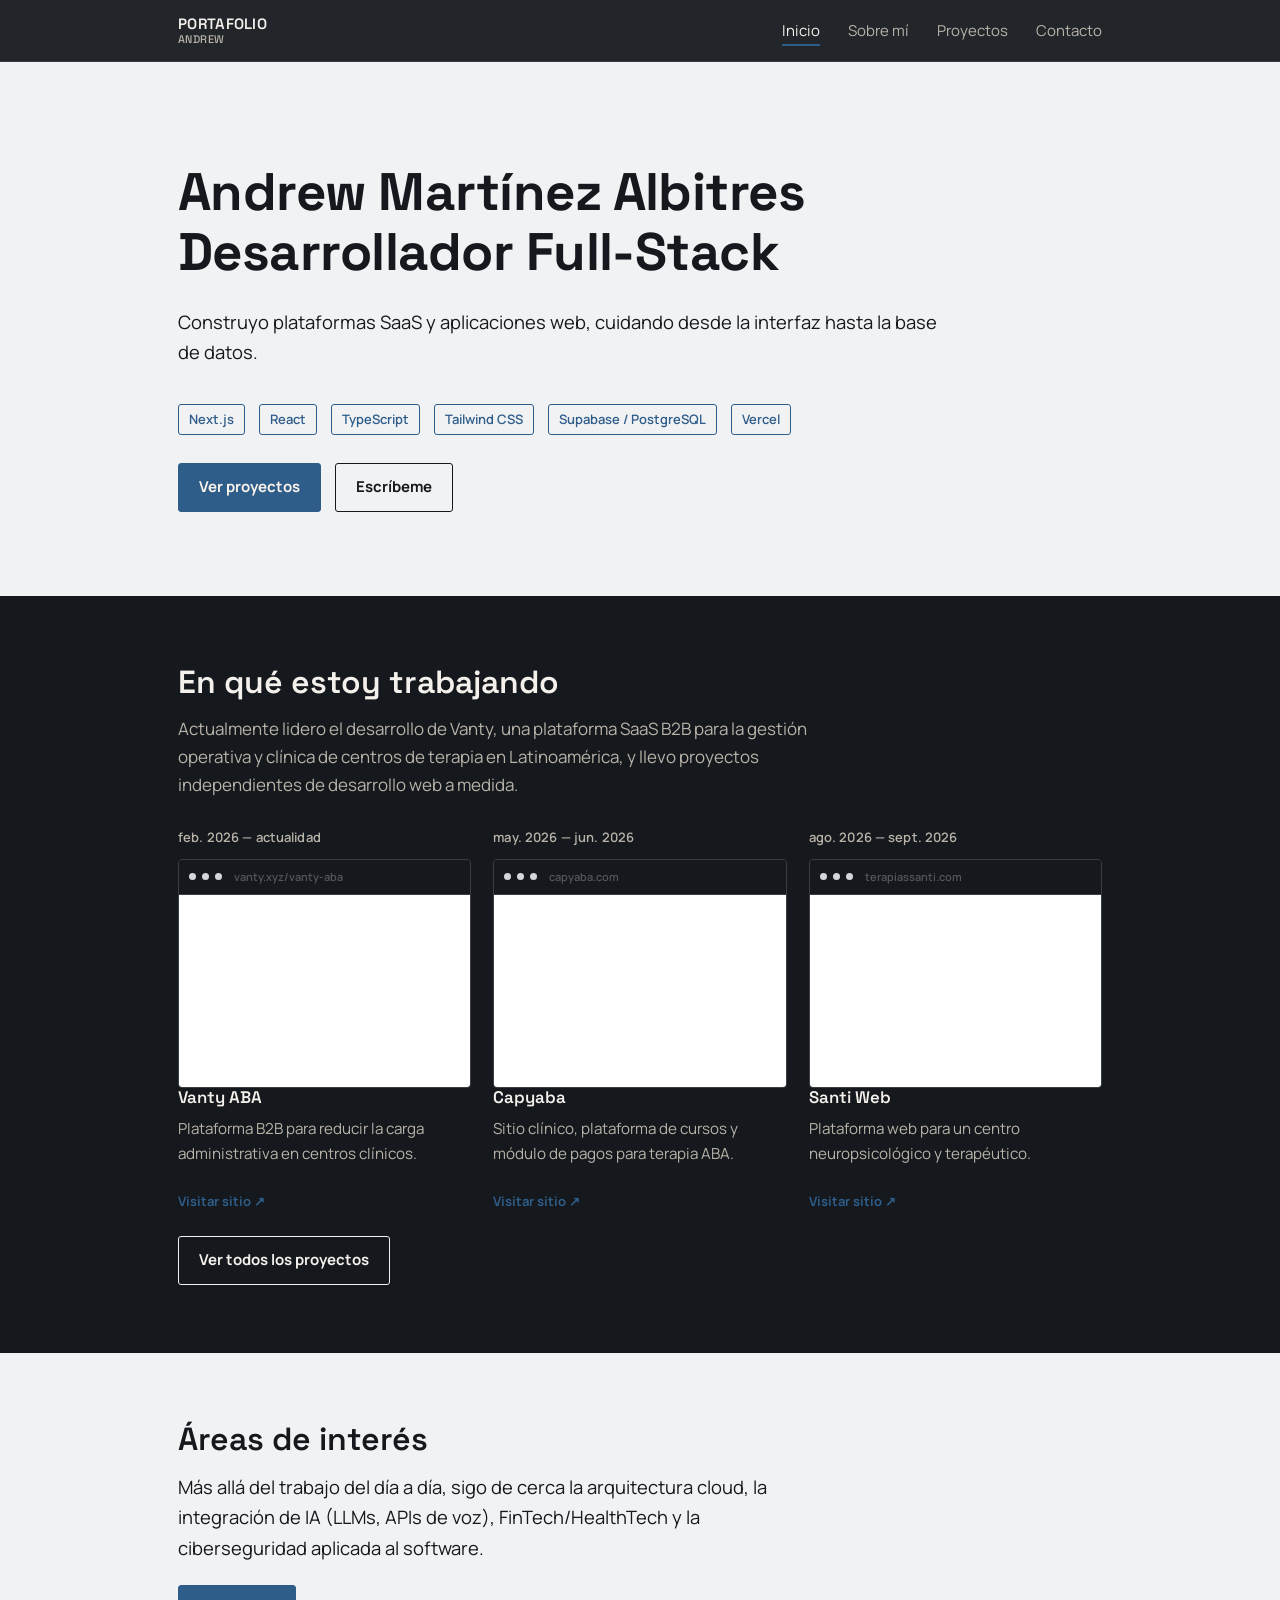
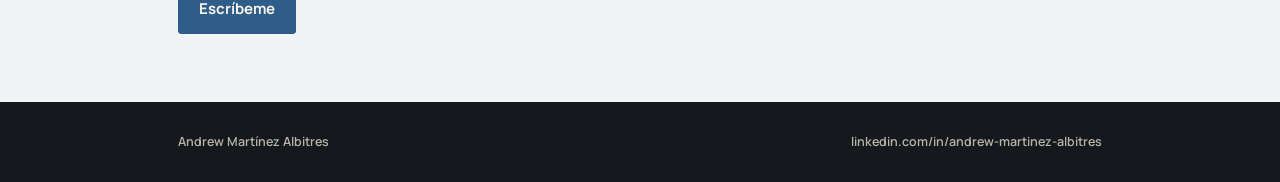
<file: index.html>
<!DOCTYPE html>
<html lang="es">
<head>
<meta charset="UTF-8">
<meta name="viewport" content="width=device-width, initial-scale=1.0">
<title>Andrew Martínez Albitres — Full-Stack Software Engineer</title>
<meta name="description" content="Portafolio de Andrew Martínez Albitres, Full-Stack Software Engineer especializado en plataformas SaaS, arquitectura de datos e integración de IA.">
<link rel="icon" type="image/png" sizes="512x512" href="img/favicon-512.png">
<link rel="icon" type="image/png" sizes="192x192" href="img/favicon-192.png">
<link rel="icon" type="image/png" sizes="32x32" href="img/favicon-32.png">
<link rel="apple-touch-icon" href="img/favicon-192.png">
<link rel="stylesheet" href="css/style.css">
</head>
<body>

<header class="site-header">
  <div class="nav-row">
    <a class="brand" href="index.html">PORTAFOLIO<span>ANDREW</span></a>
    <nav aria-label="Navegación principal">
      <button class="nav-toggle" aria-label="Abrir menú" aria-expanded="false">
        <span></span><span></span><span></span>
      </button>
      <ul class="navlinks">
        <li><a href="index.html" aria-current="page">Inicio</a></li>
        <li><a href="sobre-mi.html">Sobre mí</a></li>
        <li><a href="proyectos.html">Proyectos</a></li>
        <li><a href="contacto.html">Contacto</a></li>
      </ul>
    </nav>
  </div>
</header>

<main>
  <section class="tone-paper">
    <div class="wrap hero hero--sin-foto">
      <div class="hero-copy">
        <h1>Andrew Martínez Albitres<br>Desarrollador Full-Stack</h1>
        <p class="lede">Construyo plataformas SaaS y aplicaciones web, cuidando desde la interfaz hasta la base de datos.</p>
        <div class="stack-strip">
          <span class="tag">Next.js</span>
          <span class="tag">React</span>
          <span class="tag">TypeScript</span>
          <span class="tag">Tailwind CSS</span>
          <span class="tag">Supabase / PostgreSQL</span>
          <span class="tag">Vercel</span>
        </div>
        <div class="btn-row">
          <a class="btn primary" href="proyectos.html">Ver proyectos</a>
          <a class="btn ghost" href="contacto.html">Escríbeme</a>
        </div>
      </div>
    </div>
  </section>

  <section class="tone-ink">
    <div class="wrap">
      <h2 class="reveal">En qué estoy trabajando</h2>
      <p>Actualmente lidero el desarrollo de Vanty, una plataforma SaaS B2B para la gestión operativa y clínica de centros de terapia en Latinoamérica, y llevo proyectos independientes de desarrollo web a medida.</p>
      <div class="preview-grid">
        <article class="preview-card reveal">
          <span class="meta">feb. 2026 — actualidad</span>
          <div class="browser-frame">
            <div class="browser-bar">
              <span class="browser-dot"></span><span class="browser-dot"></span><span class="browser-dot"></span>
              <span class="browser-url">vanty.xyz/vanty-aba</span>
            </div>
            <div class="browser-viewport">
              <iframe src="https://vanty.xyz/vanty-aba" title="Vista previa de Vanty ABA" loading="lazy"></iframe>
            </div>
          </div>
          <h3>Vanty ABA</h3>
          <p>Plataforma B2B para reducir la carga administrativa en centros clínicos.</p>
          <a class="preview-open-link" href="https://vanty.xyz/vanty-aba" target="_blank" rel="noopener">Visitar sitio ↗</a>
        </article>

        <article class="preview-card reveal">
          <span class="meta">may. 2026 — jun. 2026</span>
          <div class="browser-frame">
            <div class="browser-bar">
              <span class="browser-dot"></span><span class="browser-dot"></span><span class="browser-dot"></span>
              <span class="browser-url">capyaba.com</span>
            </div>
            <div class="browser-viewport">
              <iframe src="https://capyaba.com/" title="Vista previa de Capyaba" loading="lazy"></iframe>
            </div>
          </div>
          <h3>Capyaba</h3>
          <p>Sitio clínico, plataforma de cursos y módulo de pagos para terapia ABA.</p>
          <a class="preview-open-link" href="https://capyaba.com/" target="_blank" rel="noopener">Visitar sitio ↗</a>
        </article>

        <article class="preview-card reveal">
          <span class="meta">ago. 2026 — sept. 2026</span>
          <div class="browser-frame">
            <div class="browser-bar">
              <span class="browser-dot"></span><span class="browser-dot"></span><span class="browser-dot"></span>
              <span class="browser-url">terapiassanti.com</span>
            </div>
            <div class="browser-viewport">
              <iframe src="https://www.terapiassanti.com/" title="Vista previa de Santi Web" loading="lazy"></iframe>
            </div>
          </div>
          <h3>Santi Web</h3>
          <p>Plataforma web para un centro neuropsicológico y terapéutico.</p>
          <a class="preview-open-link" href="https://www.terapiassanti.com/" target="_blank" rel="noopener">Visitar sitio ↗</a>
        </article>
      </div>
      <div class="btn-row">
        <a class="btn ghost" href="proyectos.html">Ver todos los proyectos</a>
      </div>
    </div>
  </section>

  <section class="tone-paper">
    <div class="wrap">
      <h2 class="reveal">Áreas de interés</h2>
      <p class="lede">Más allá del trabajo del día a día, sigo de cerca la arquitectura cloud, la integración de IA (LLMs, APIs de voz), FinTech/HealthTech y la ciberseguridad aplicada al software.</p>
      <div class="btn-row">
        <a class="btn primary" href="contacto.html">Escríbeme</a>
      </div>
    </div>
  </section>
</main>

<footer class="tone-ink">
  <div class="wrap">
    <span>Andrew Martínez Albitres</span>
    <a href="https://www.linkedin.com/in/andrew-martinez-albitres/" target="_blank" rel="noopener">linkedin.com/in/andrew-martinez-albitres</a>
  </div>
</footer>

<script src="js/script.js"></script>
</body>
</html>
</file>
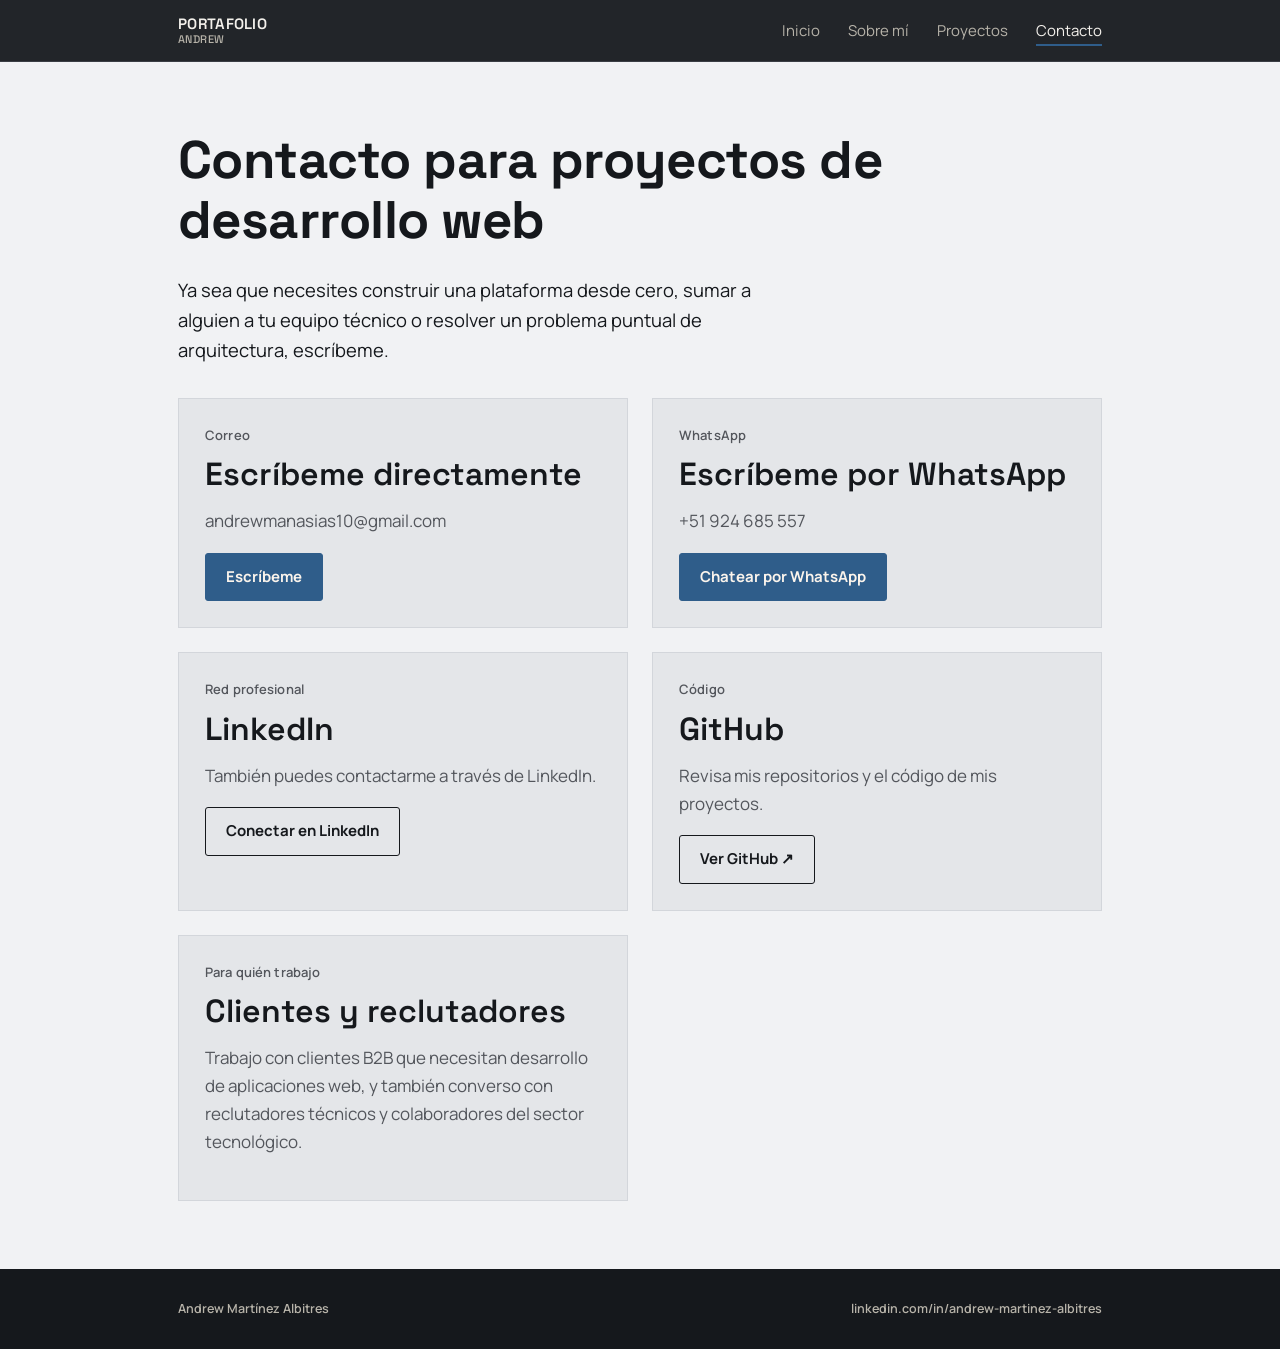
<file: contacto.html>
<!DOCTYPE html>
<html lang="es">
<head>
<meta charset="UTF-8">
<meta name="viewport" content="width=device-width, initial-scale=1.0">
<title>Contacto — Andrew Martínez Albitres</title>
<meta name="description" content="Contacta a Andrew Martínez Albitres para proyectos de desarrollo web y software a medida.">
<link rel="icon" type="image/png" sizes="512x512" href="img/favicon-512.png">
<link rel="icon" type="image/png" sizes="192x192" href="img/favicon-192.png">
<link rel="icon" type="image/png" sizes="32x32" href="img/favicon-32.png">
<link rel="apple-touch-icon" href="img/favicon-192.png">
<link rel="stylesheet" href="css/style.css">
</head>
<body>

<header class="site-header">
  <div class="nav-row">
    <a class="brand" href="index.html">PORTAFOLIO<span>ANDREW</span></a>
    <nav aria-label="Navegación principal">
      <button class="nav-toggle" aria-label="Abrir menú" aria-expanded="false">
        <span></span><span></span><span></span>
      </button>
      <ul class="navlinks">
        <li><a href="index.html">Inicio</a></li>
        <li><a href="sobre-mi.html">Sobre mí</a></li>
        <li><a href="proyectos.html">Proyectos</a></li>
        <li><a href="contacto.html" aria-current="page">Contacto</a></li>
      </ul>
    </nav>
  </div>
</header>

<main>
  <section class="tone-paper">
    <div class="wrap">
      <h1>Contacto para proyectos de desarrollo web</h1>
      <p class="lede">Ya sea que necesites construir una plataforma desde cero, sumar a alguien a tu equipo técnico o resolver un problema puntual de arquitectura, escríbeme.</p>

      <div class="contact-grid" style="margin-top:32px;">
        <div class="contact-card reveal">
          <span class="meta">Correo</span>
          <h2 class="reveal">Escríbeme directamente</h2>
          <p>andrewmanasias10@gmail.com</p>
          <div class="btn-row" style="margin-top:14px;">
            <a class="btn primary" href="mailto:andrewmanasias10@gmail.com">Escríbeme</a>
          </div>
        </div>

        <div class="contact-card reveal">
          <span class="meta">WhatsApp</span>
          <h2 class="reveal">Escríbeme por WhatsApp</h2>
          <p>+51 924 685 557</p>
          <div class="btn-row" style="margin-top:14px;">
            <a class="btn primary" href="https://wa.me/51924685557" target="_blank" rel="noopener">Chatear por WhatsApp</a>
          </div>
        </div>

        <div class="contact-card reveal">
          <span class="meta">Red profesional</span>
          <h2 class="reveal">LinkedIn</h2>
          <p>También puedes contactarme a través de LinkedIn.</p>
          <div class="btn-row" style="margin-top:14px;">
            <a class="btn ghost" href="https://www.linkedin.com/in/andrew-martinez-albitres/" target="_blank" rel="noopener">Conectar en LinkedIn</a>
          </div>
        </div>

        <div class="contact-card reveal">
          <span class="meta">Código</span>
          <h2 class="reveal">GitHub</h2>
          <p>Revisa mis repositorios y el código de mis proyectos.</p>
          <div class="btn-row" style="margin-top:14px;">
            <a class="btn ghost" href="https://github.com/andrewmanasias10-commits" target="_blank" rel="noopener">Ver GitHub ↗</a>
          </div>
        </div>

        <div class="contact-card reveal">
          <span class="meta">Para quién trabajo</span>
          <h2 class="reveal">Clientes y reclutadores</h2>
          <p>Trabajo con clientes B2B que necesitan desarrollo de aplicaciones web, y también converso con reclutadores técnicos y colaboradores del sector tecnológico.</p>
        </div>
      </div>
    </div>
  </section>
</main>

<footer class="tone-ink">
  <div class="wrap">
    <span>Andrew Martínez Albitres</span>
    <a href="https://www.linkedin.com/in/andrew-martinez-albitres/" target="_blank" rel="noopener">linkedin.com/in/andrew-martinez-albitres</a>
  </div>
</footer>

<script src="js/script.js"></script>
</body>
</html>
</file>
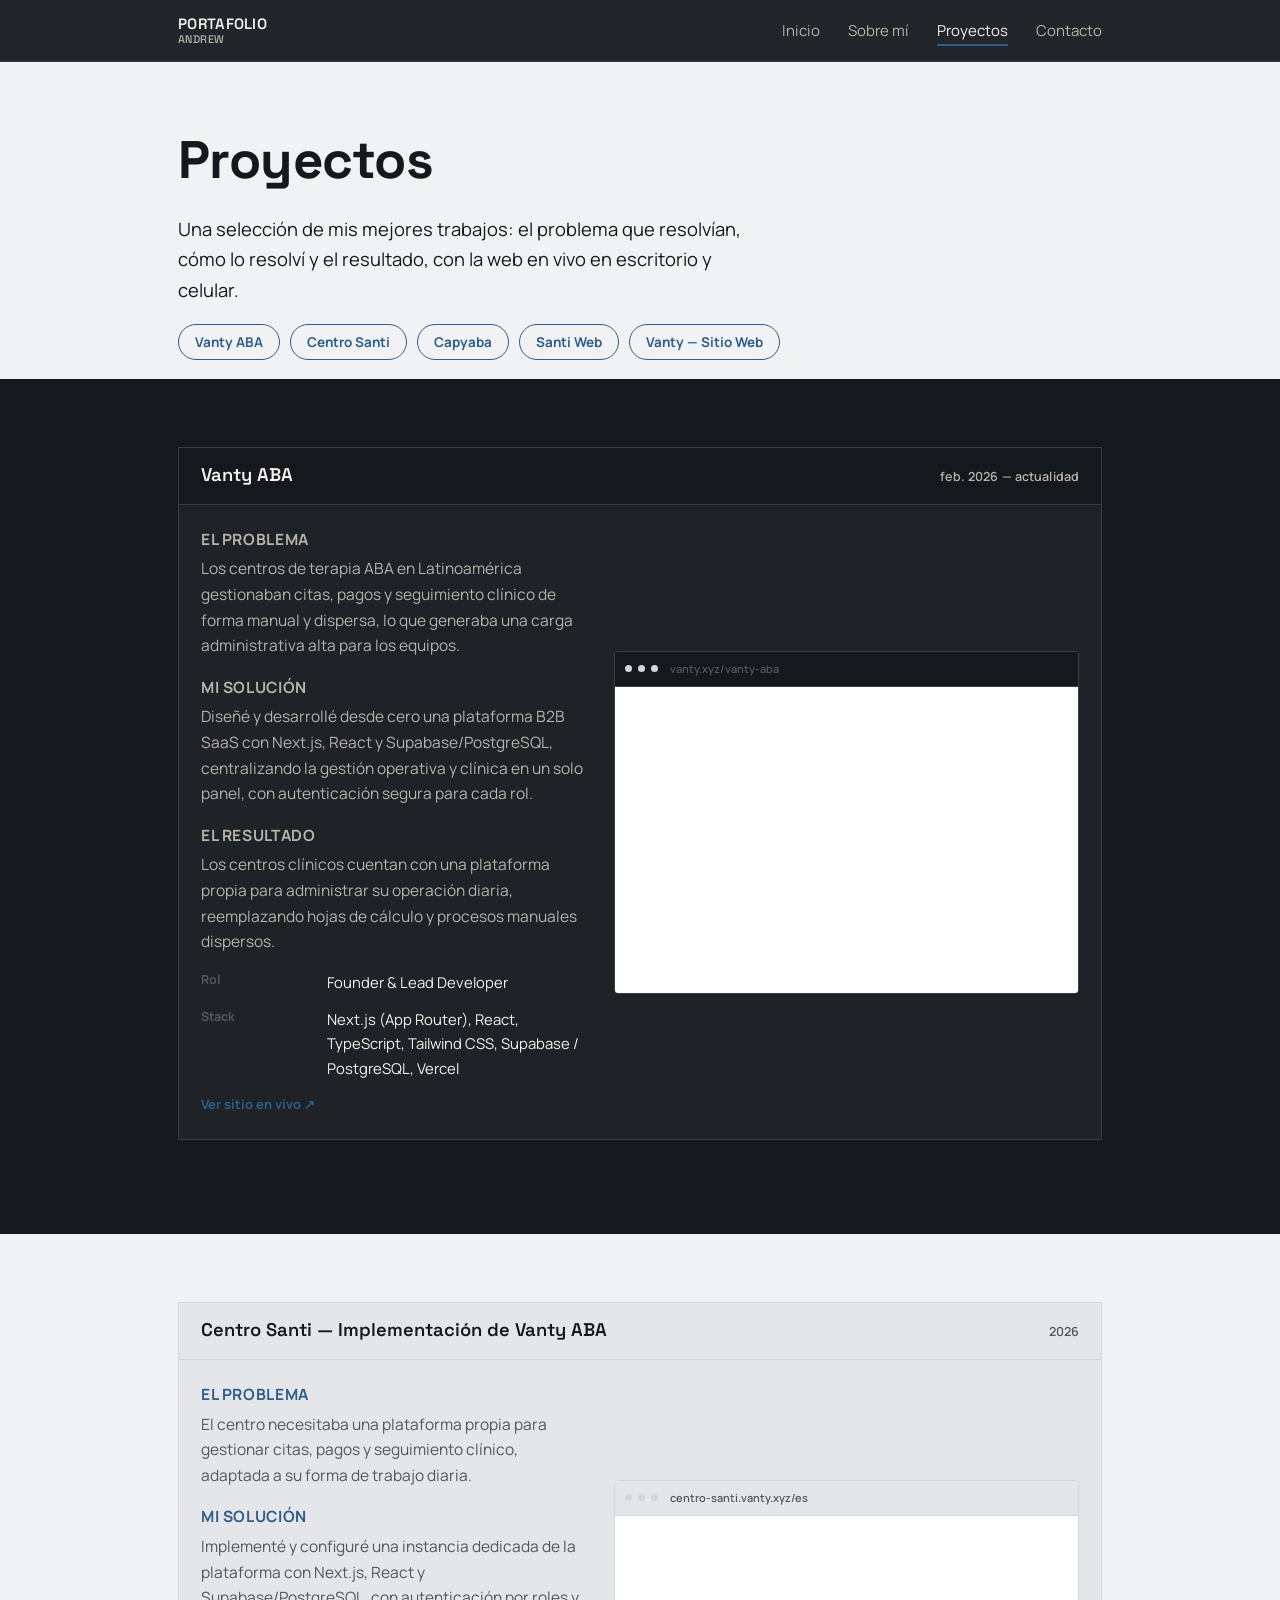
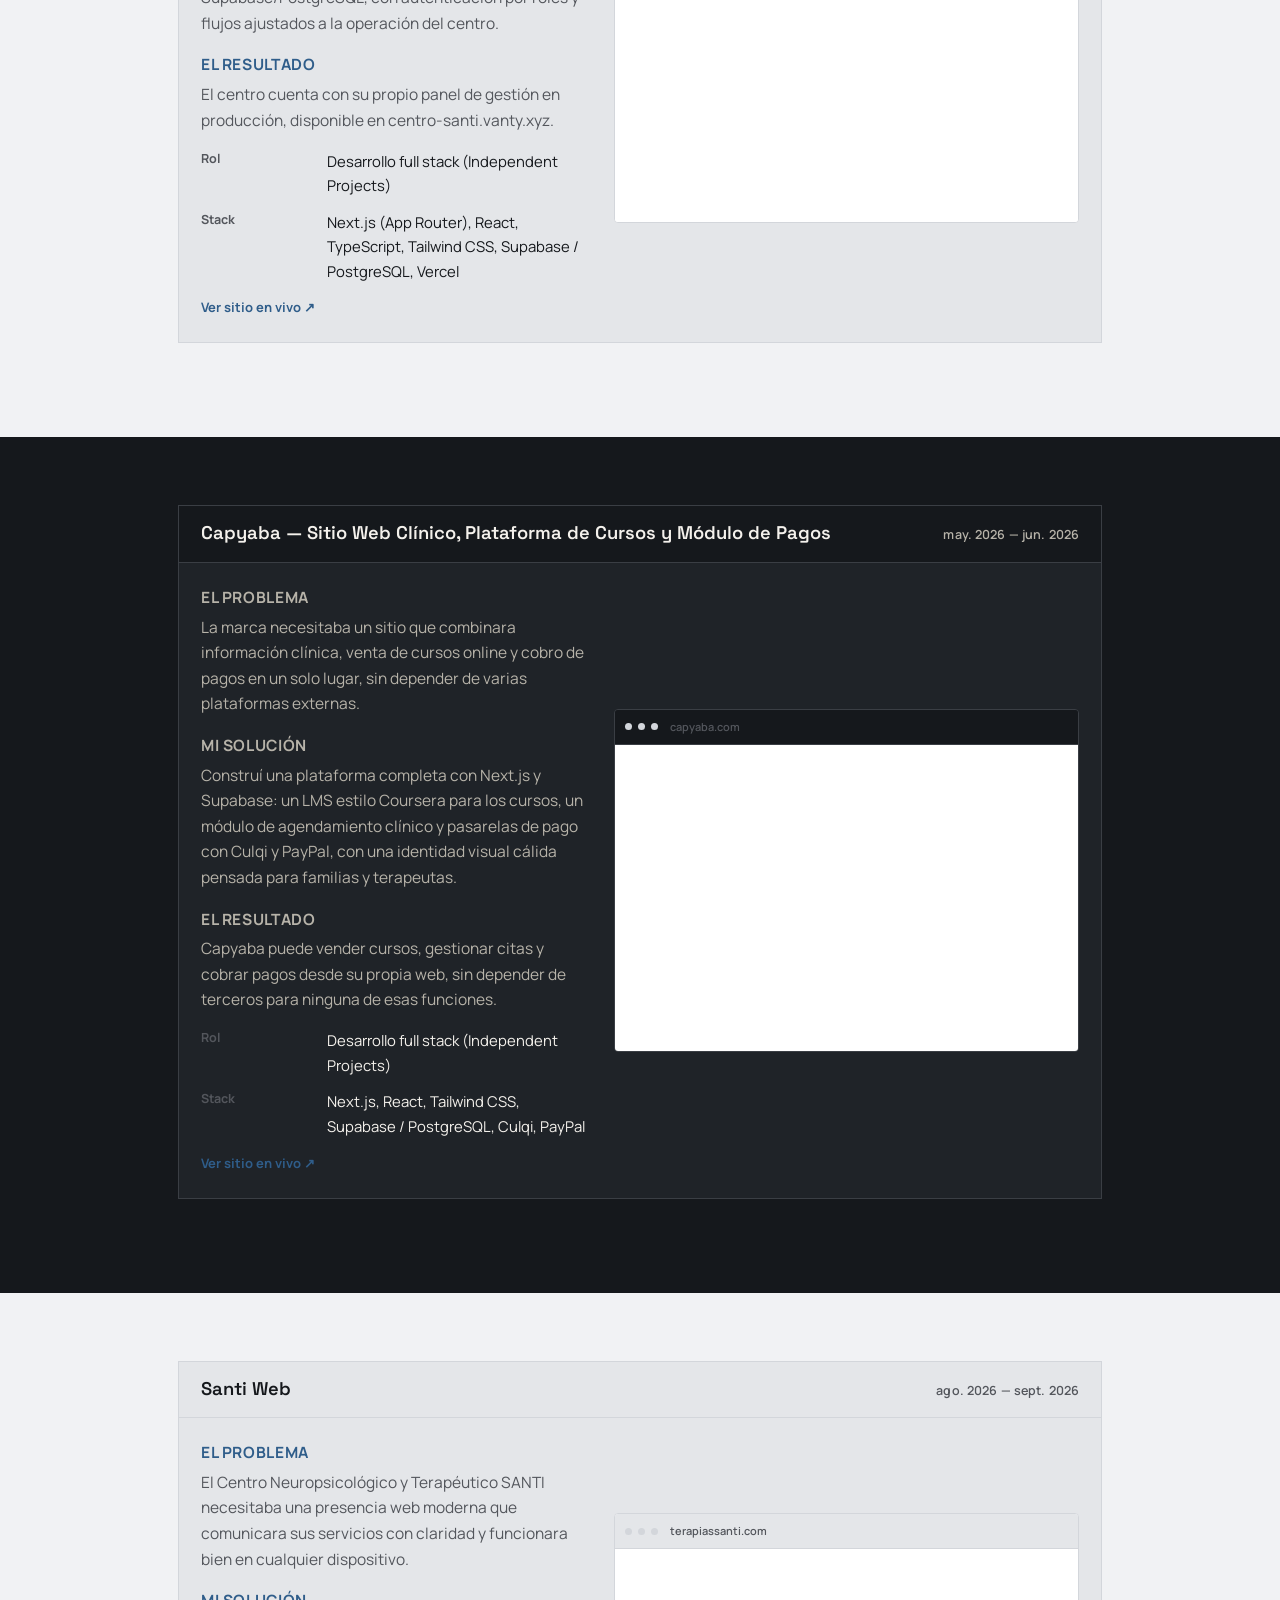
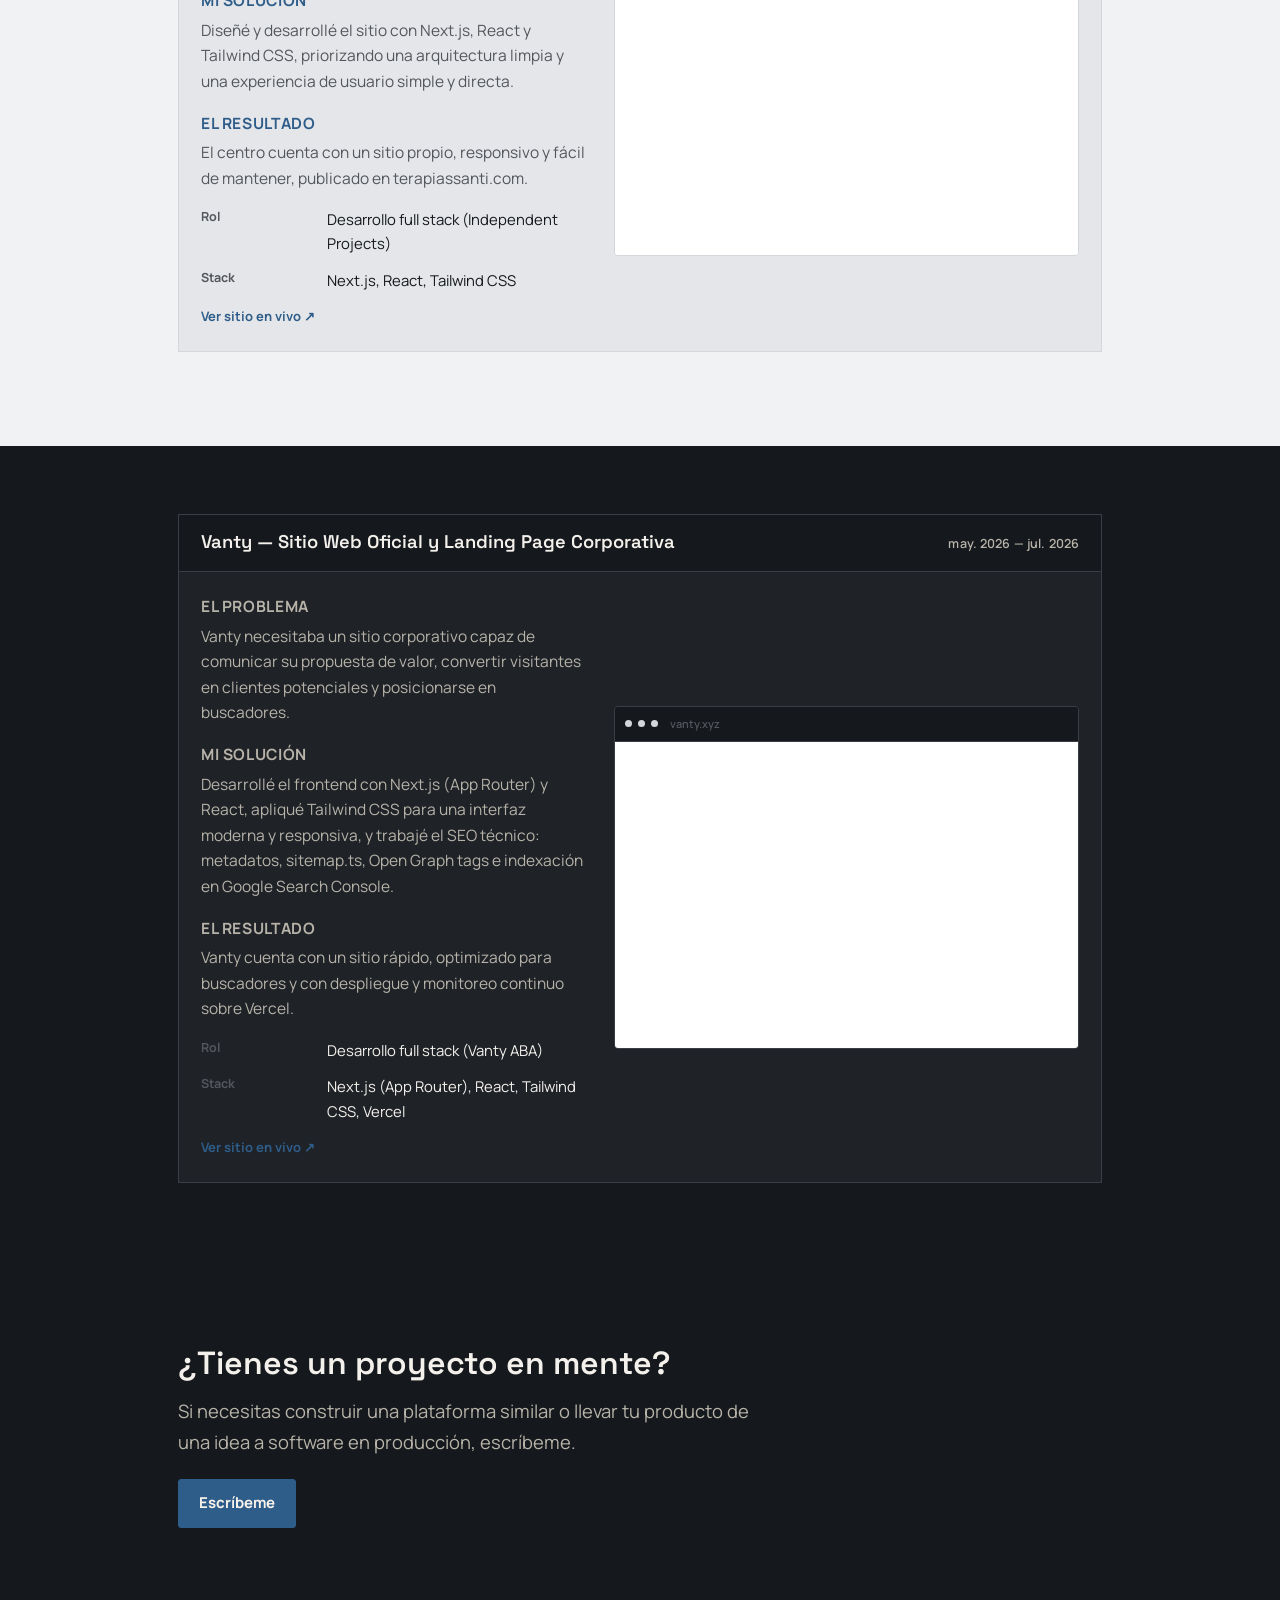
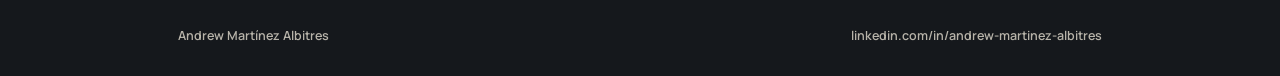
<file: proyectos.html>
<!DOCTYPE html>
<html lang="es">
<head>
<meta charset="UTF-8">
<meta name="viewport" content="width=device-width, initial-scale=1.0">
<title>Proyectos — Andrew Martínez Albitres</title>
<meta name="description" content="Casos de estudio de Andrew Martínez Albitres: Vanty ABA, Capyaba, Santi Web y Vanty.">
<link rel="icon" type="image/png" sizes="512x512" href="img/favicon-512.png">
<link rel="icon" type="image/png" sizes="192x192" href="img/favicon-192.png">
<link rel="icon" type="image/png" sizes="32x32" href="img/favicon-32.png">
<link rel="apple-touch-icon" href="img/favicon-192.png">
<link rel="stylesheet" href="css/style.css">
</head>
<body>

<header class="site-header">
  <div class="nav-row">
    <a class="brand" href="index.html">PORTAFOLIO<span>ANDREW</span></a>
    <nav aria-label="Navegación principal">
      <button class="nav-toggle" aria-label="Abrir menú" aria-expanded="false">
        <span></span><span></span><span></span>
      </button>
      <ul class="navlinks">
        <li><a href="index.html">Inicio</a></li>
        <li><a href="sobre-mi.html">Sobre mí</a></li>
        <li><a href="proyectos.html" aria-current="page">Proyectos</a></li>
        <li><a href="contacto.html">Contacto</a></li>
      </ul>
    </nav>
  </div>
</header>

<main>
  <section class="tone-paper" style="padding-bottom:24px;">
    <div class="wrap">
      <h1>Proyectos</h1>
      <p class="lede">Una selección de mis mejores trabajos: el problema que resolvían, cómo lo resolví y el resultado, con la web en vivo en escritorio y celular.</p>
      <ul class="proj-jump">
        <li><a href="#vanty-aba">Vanty ABA</a></li>
        <li><a href="#centro-santi">Centro Santi</a></li>
        <li><a href="#capyaba">Capyaba</a></li>
        <li><a href="#santi-web">Santi Web</a></li>
        <li><a href="#vanty-web">Vanty — Sitio Web</a></li>
      </ul>
    </div>
  </section>

  <section id="vanty-aba" class="tone-ink">
    <div class="wrap">
      <article class="record reveal">
        <div class="record-head">
          <h2 class="rec-name reveal">Vanty ABA</h2>
          <span class="meta">feb. 2026 — actualidad</span>
        </div>
        <div class="record-body">
          <div class="record-text">
            <p class="case-label">El problema</p>
            <p>Los centros de terapia ABA en Latinoamérica gestionaban citas, pagos y seguimiento clínico de forma manual y dispersa, lo que generaba una carga administrativa alta para los equipos.</p>

            <p class="case-label">Mi solución</p>
            <p>Diseñé y desarrollé desde cero una plataforma B2B SaaS con Next.js, React y Supabase/PostgreSQL, centralizando la gestión operativa y clínica en un solo panel, con autenticación segura para cada rol.</p>

            <p class="case-label">El resultado</p>
            <p>Los centros clínicos cuentan con una plataforma propia para administrar su operación diaria, reemplazando hojas de cálculo y procesos manuales dispersos.</p>

            <dl class="record-fields">
              <dt>Rol</dt><dd>Founder &amp; Lead Developer</dd>
              <dt>Stack</dt><dd>Next.js (App Router), React, TypeScript, Tailwind CSS, Supabase / PostgreSQL, Vercel</dd>
            </dl>
            <a class="preview-open-link" href="https://vanty.xyz/vanty-aba" target="_blank" rel="noopener">Ver sitio en vivo ↗</a>
          </div>
          <div class="record-preview">
            <div class="browser-frame">
                  <div class="browser-bar">
                    <span class="browser-dot"></span><span class="browser-dot"></span><span class="browser-dot"></span>
                    <span class="browser-url">vanty.xyz/vanty-aba</span>
                  </div>
                  <div class="browser-viewport">
                    <iframe src="https://vanty.xyz/vanty-aba" title="Vista de escritorio de Vanty ABA" loading="lazy"></iframe>
                  </div>
                </div>
</div>
          </div>
        </div>
      </article>
  </section>

  <section id="centro-santi" class="tone-paper">
    <div class="wrap">
      <article class="record reveal">
        <div class="record-head">
          <h2 class="rec-name reveal">Centro Santi — Implementación de Vanty ABA</h2>
          <span class="meta">2026</span>
        </div>
        <div class="record-body">
          <div class="record-text">
            <p class="case-label">El problema</p>
            <p>El centro necesitaba una plataforma propia para gestionar citas, pagos y seguimiento clínico, adaptada a su forma de trabajo diaria.</p>

            <p class="case-label">Mi solución</p>
            <p>Implementé y configuré una instancia dedicada de la plataforma con Next.js, React y Supabase/PostgreSQL, con autenticación por roles y flujos ajustados a la operación del centro.</p>

            <p class="case-label">El resultado</p>
            <p>El centro cuenta con su propio panel de gestión en producción, disponible en centro-santi.vanty.xyz.</p>

            <dl class="record-fields">
              <dt>Rol</dt><dd>Desarrollo full stack (Independent Projects)</dd>
              <dt>Stack</dt><dd>Next.js (App Router), React, TypeScript, Tailwind CSS, Supabase / PostgreSQL, Vercel</dd>
            </dl>
            <a class="preview-open-link" href="https://centro-santi.vanty.xyz/es" target="_blank" rel="noopener">Ver sitio en vivo ↗</a>
          </div>
          <div class="record-preview">
            <div class="browser-frame">
                  <div class="browser-bar">
                    <span class="browser-dot"></span><span class="browser-dot"></span><span class="browser-dot"></span>
                    <span class="browser-url">centro-santi.vanty.xyz/es</span>
                  </div>
                  <div class="browser-viewport">
                    <iframe src="https://centro-santi.vanty.xyz/es" title="Vista de escritorio de Centro Santi" loading="lazy"></iframe>
                  </div>
                </div>
</div>
          </div>
        </div>
      </article>
  </section>

  <section id="capyaba" class="tone-ink">
    <div class="wrap">
      <article class="record reveal">
        <div class="record-head">
          <h2 class="rec-name reveal">Capyaba — Sitio Web Clínico, Plataforma de Cursos y Módulo de Pagos</h2>
          <span class="meta">may. 2026 — jun. 2026</span>
        </div>
        <div class="record-body">
          <div class="record-text">
            <p class="case-label">El problema</p>
            <p>La marca necesitaba un sitio que combinara información clínica, venta de cursos online y cobro de pagos en un solo lugar, sin depender de varias plataformas externas.</p>

            <p class="case-label">Mi solución</p>
            <p>Construí una plataforma completa con Next.js y Supabase: un LMS estilo Coursera para los cursos, un módulo de agendamiento clínico y pasarelas de pago con Culqi y PayPal, con una identidad visual cálida pensada para familias y terapeutas.</p>

            <p class="case-label">El resultado</p>
            <p>Capyaba puede vender cursos, gestionar citas y cobrar pagos desde su propia web, sin depender de terceros para ninguna de esas funciones.</p>

            <dl class="record-fields">
              <dt>Rol</dt><dd>Desarrollo full stack (Independent Projects)</dd>
              <dt>Stack</dt><dd>Next.js, React, Tailwind CSS, Supabase / PostgreSQL, Culqi, PayPal</dd>
            </dl>
            <a class="preview-open-link" href="https://capyaba.com/" target="_blank" rel="noopener">Ver sitio en vivo ↗</a>
          </div>
          <div class="record-preview">
            <div class="browser-frame">
                  <div class="browser-bar">
                    <span class="browser-dot"></span><span class="browser-dot"></span><span class="browser-dot"></span>
                    <span class="browser-url">capyaba.com</span>
                  </div>
                  <div class="browser-viewport">
                    <iframe src="https://capyaba.com/" title="Vista de escritorio de Capyaba" loading="lazy"></iframe>
                  </div>
                </div>
</div>
          </div>
        </div>
      </article>
  </section>

  <section id="santi-web" class="tone-paper">
    <div class="wrap">
      <article class="record reveal">
        <div class="record-head">
          <h2 class="rec-name reveal">Santi Web</h2>
          <span class="meta">ago. 2026 — sept. 2026</span>
        </div>
        <div class="record-body">
          <div class="record-text">
            <p class="case-label">El problema</p>
            <p>El Centro Neuropsicológico y Terapéutico SANTI necesitaba una presencia web moderna que comunicara sus servicios con claridad y funcionara bien en cualquier dispositivo.</p>

            <p class="case-label">Mi solución</p>
            <p>Diseñé y desarrollé el sitio con Next.js, React y Tailwind CSS, priorizando una arquitectura limpia y una experiencia de usuario simple y directa.</p>

            <p class="case-label">El resultado</p>
            <p>El centro cuenta con un sitio propio, responsivo y fácil de mantener, publicado en terapiassanti.com.</p>

            <dl class="record-fields">
              <dt>Rol</dt><dd>Desarrollo full stack (Independent Projects)</dd>
              <dt>Stack</dt><dd>Next.js, React, Tailwind CSS</dd>
            </dl>
            <a class="preview-open-link" href="https://www.terapiassanti.com/" target="_blank" rel="noopener">Ver sitio en vivo ↗</a>
          </div>
          <div class="record-preview">
            <div class="browser-frame">
                  <div class="browser-bar">
                    <span class="browser-dot"></span><span class="browser-dot"></span><span class="browser-dot"></span>
                    <span class="browser-url">terapiassanti.com</span>
                  </div>
                  <div class="browser-viewport">
                    <iframe src="https://www.terapiassanti.com/" title="Vista de escritorio de Santi Web" loading="lazy"></iframe>
                  </div>
                </div>
</div>
          </div>
        </div>
      </article>
  </section>

  <section id="vanty-web" class="tone-ink">
    <div class="wrap">
      <article class="record reveal">
        <div class="record-head">
          <h2 class="rec-name reveal">Vanty — Sitio Web Oficial y Landing Page Corporativa</h2>
          <span class="meta">may. 2026 — jul. 2026</span>
        </div>
        <div class="record-body">
          <div class="record-text">
            <p class="case-label">El problema</p>
            <p>Vanty necesitaba un sitio corporativo capaz de comunicar su propuesta de valor, convertir visitantes en clientes potenciales y posicionarse en buscadores.</p>

            <p class="case-label">Mi solución</p>
            <p>Desarrollé el frontend con Next.js (App Router) y React, apliqué Tailwind CSS para una interfaz moderna y responsiva, y trabajé el SEO técnico: metadatos, sitemap.ts, Open Graph tags e indexación en Google Search Console.</p>

            <p class="case-label">El resultado</p>
            <p>Vanty cuenta con un sitio rápido, optimizado para buscadores y con despliegue y monitoreo continuo sobre Vercel.</p>

            <dl class="record-fields">
              <dt>Rol</dt><dd>Desarrollo full stack (Vanty ABA)</dd>
              <dt>Stack</dt><dd>Next.js (App Router), React, Tailwind CSS, Vercel</dd>
            </dl>
            <a class="preview-open-link" href="https://vanty.xyz/" target="_blank" rel="noopener">Ver sitio en vivo ↗</a>
          </div>
          <div class="record-preview">
            <div class="browser-frame">
                  <div class="browser-bar">
                    <span class="browser-dot"></span><span class="browser-dot"></span><span class="browser-dot"></span>
                    <span class="browser-url">vanty.xyz</span>
                  </div>
                  <div class="browser-viewport">
                    <iframe src="https://vanty.xyz/" title="Vista de escritorio de Vanty" loading="lazy"></iframe>
                  </div>
                </div>
</div>
          </div>
        </div>
      </article>
  </section>

  <section class="tone-ink">
    <div class="wrap">
      <h2 class="reveal">¿Tienes un proyecto en mente?</h2>
      <p class="lede">Si necesitas construir una plataforma similar o llevar tu producto de una idea a software en producción, escríbeme.</p>
      <div class="btn-row">
        <a class="btn primary" href="contacto.html">Escríbeme</a>
      </div>
    </div>
  </section>
</main>

<footer class="tone-ink">
  <div class="wrap">
    <span>Andrew Martínez Albitres</span>
    <a href="https://www.linkedin.com/in/andrew-martinez-albitres/" target="_blank" rel="noopener">linkedin.com/in/andrew-martinez-albitres</a>
  </div>
</footer>

<script src="js/script.js"></script>
</body>
</html>
</file>
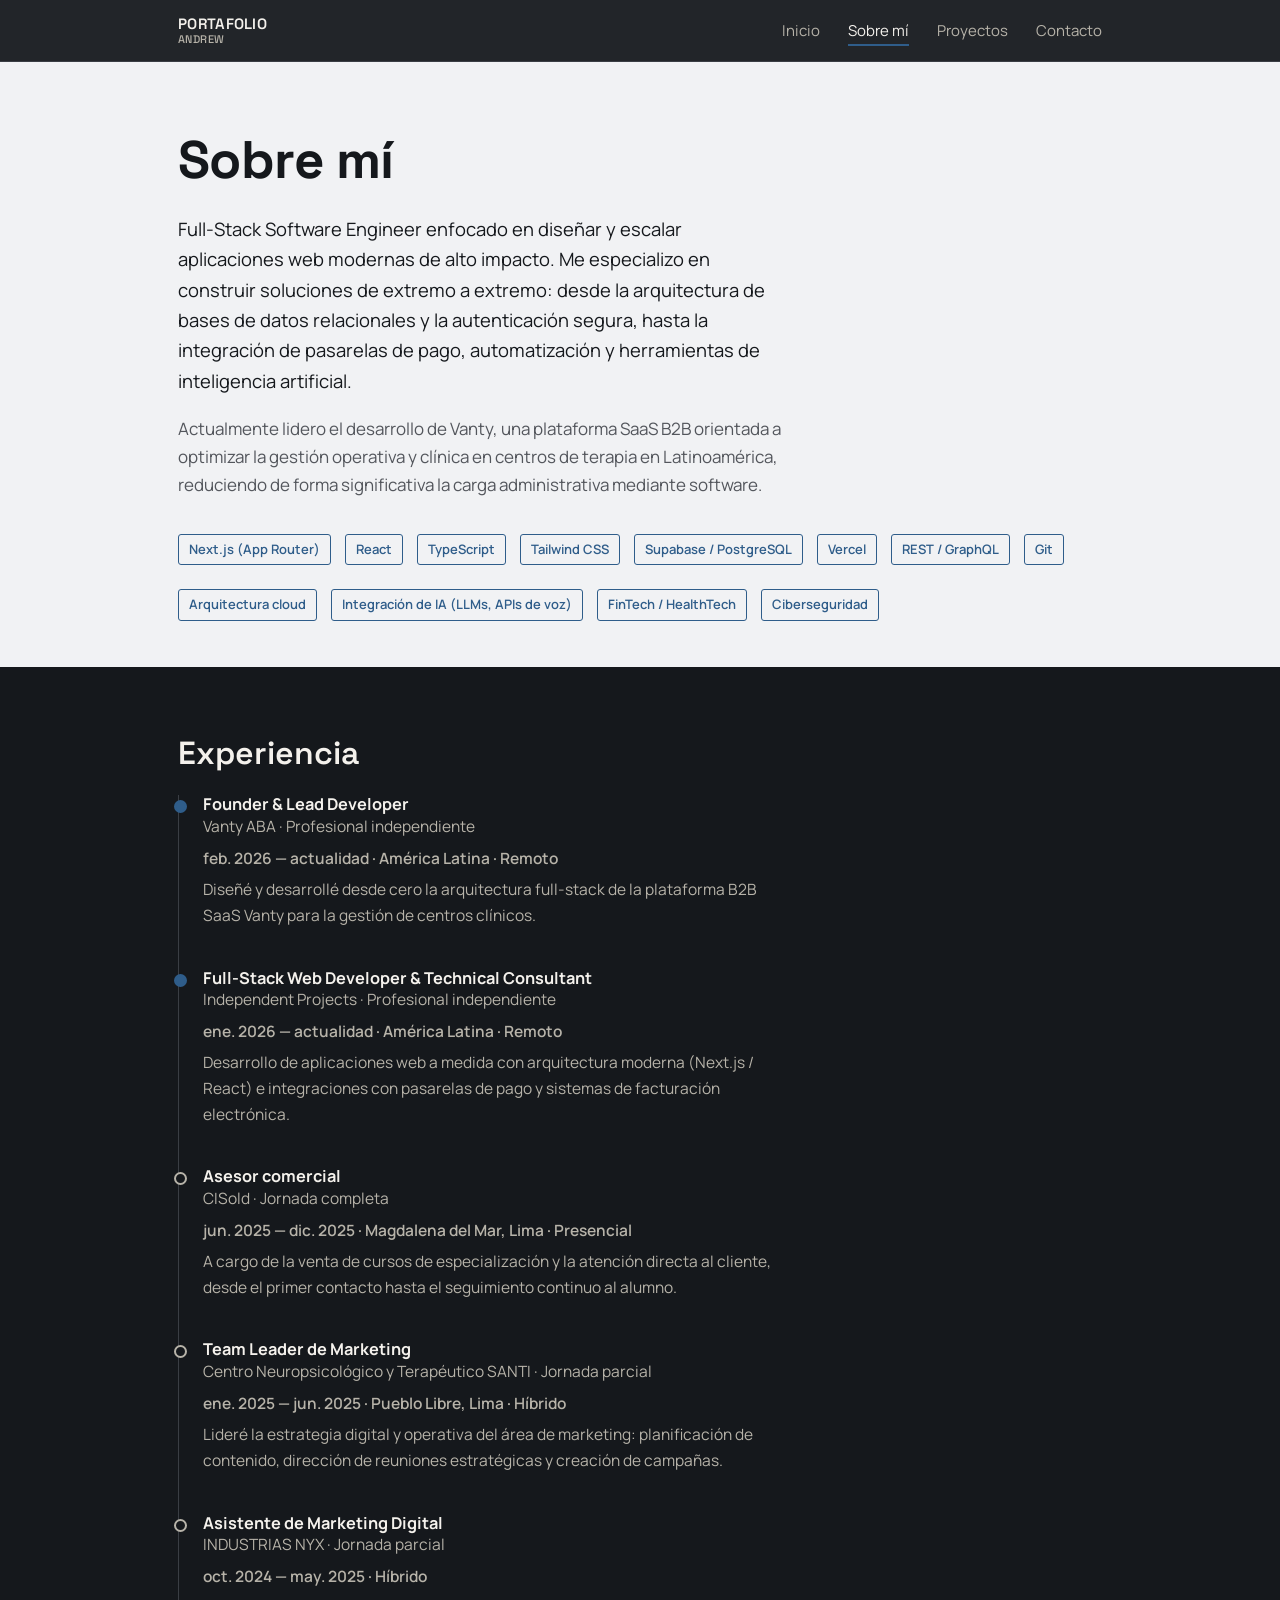
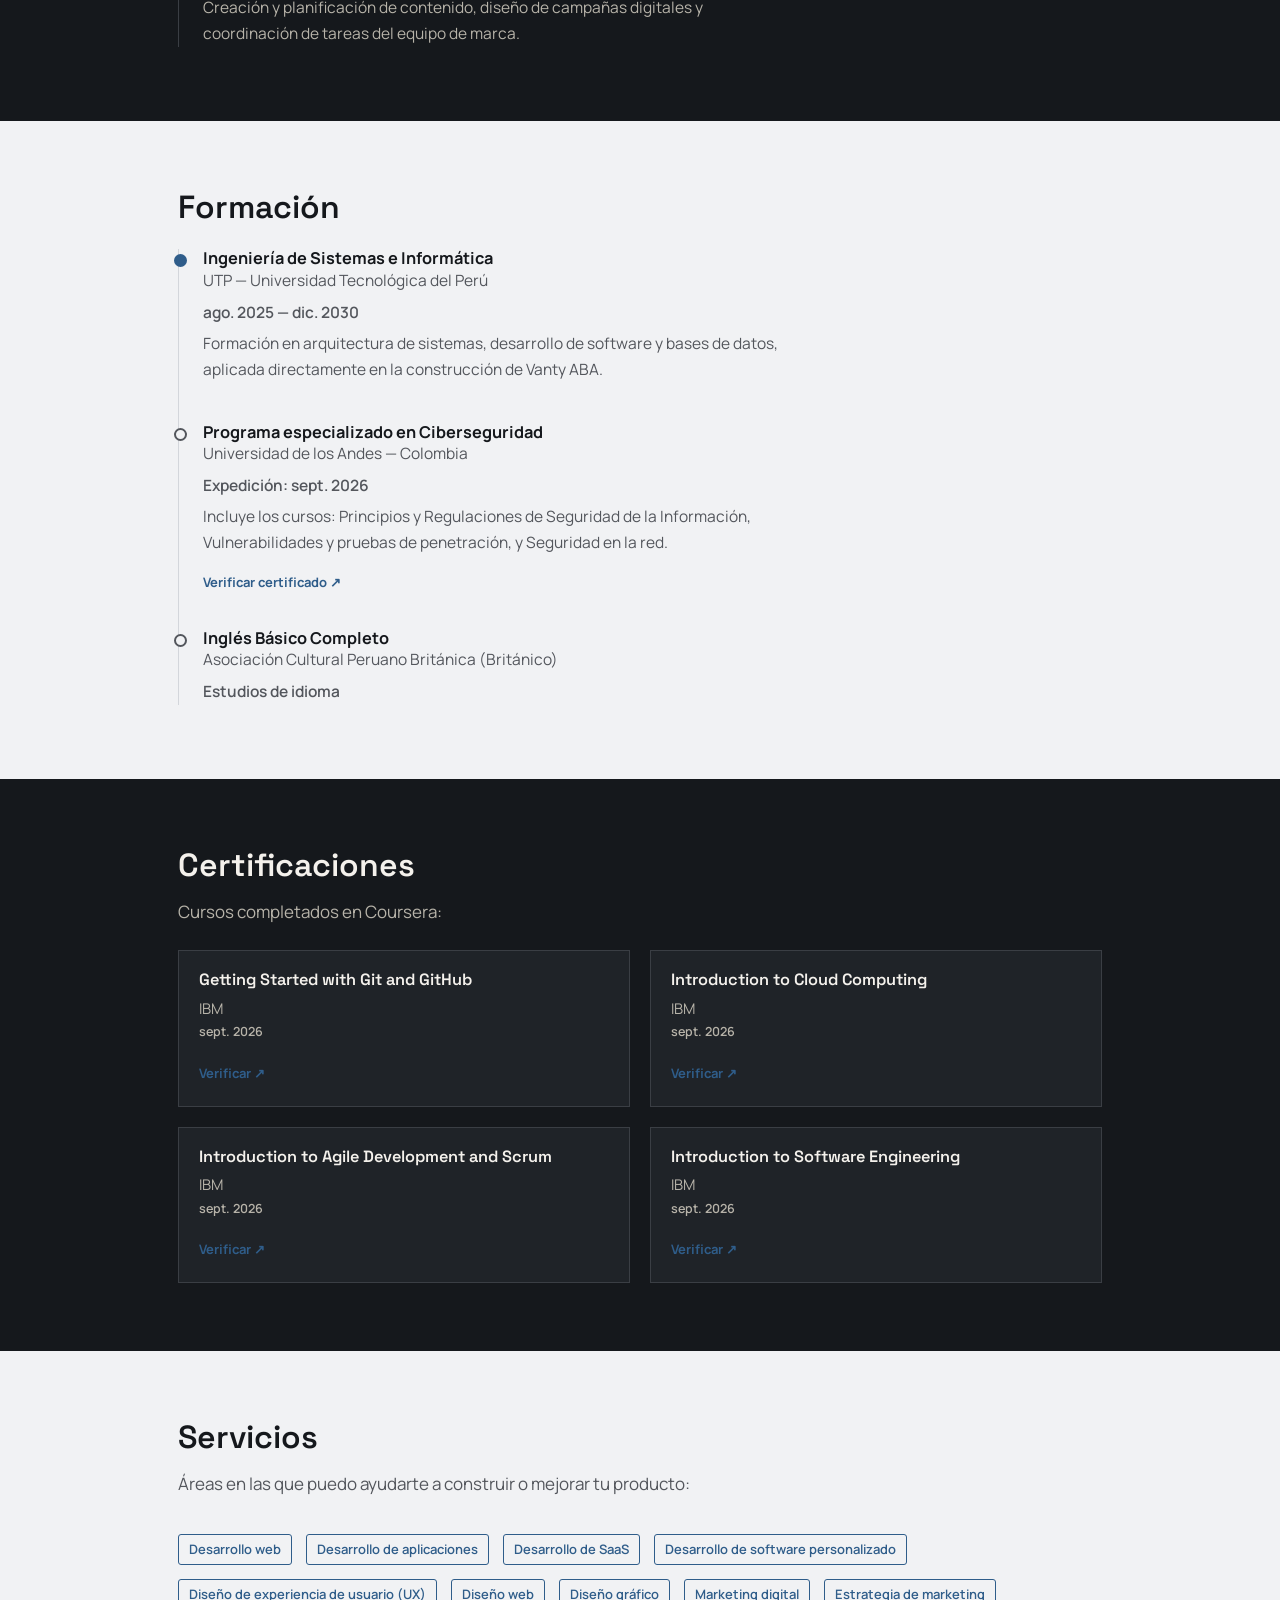
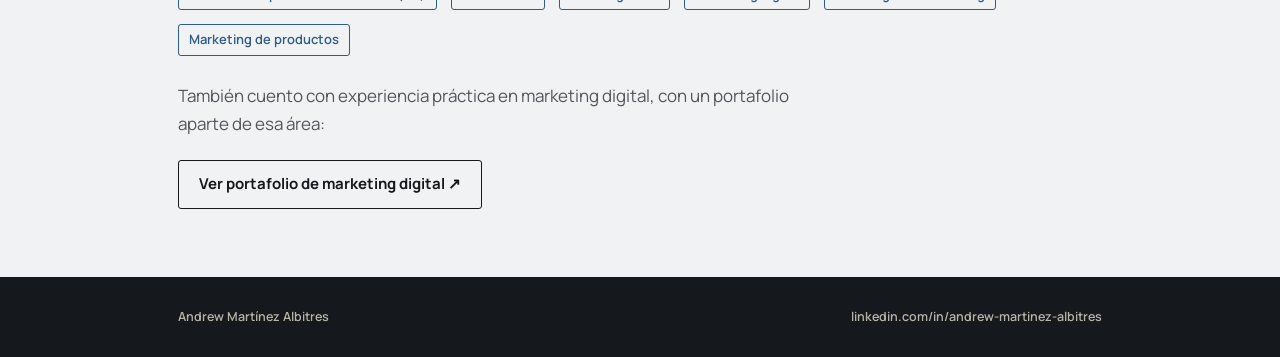
<file: sobre-mi.html>
<!DOCTYPE html>
<html lang="es">
<head>
<meta charset="UTF-8">
<meta name="viewport" content="width=device-width, initial-scale=1.0">
<title>Sobre mí — Andrew Martínez Albitres</title>
<meta name="description" content="Perfil profesional, formación y trayectoria de Andrew Martínez Albitres.">
<link rel="icon" type="image/png" sizes="512x512" href="img/favicon-512.png">
<link rel="icon" type="image/png" sizes="192x192" href="img/favicon-192.png">
<link rel="icon" type="image/png" sizes="32x32" href="img/favicon-32.png">
<link rel="apple-touch-icon" href="img/favicon-192.png">
<link rel="stylesheet" href="css/style.css">
</head>
<body>

<header class="site-header">
  <div class="nav-row">
    <a class="brand" href="index.html">PORTAFOLIO<span>ANDREW</span></a>
    <nav aria-label="Navegación principal">
      <button class="nav-toggle" aria-label="Abrir menú" aria-expanded="false">
        <span></span><span></span><span></span>
      </button>
      <ul class="navlinks">
        <li><a href="index.html">Inicio</a></li>
        <li><a href="sobre-mi.html" aria-current="page">Sobre mí</a></li>
        <li><a href="proyectos.html">Proyectos</a></li>
        <li><a href="contacto.html">Contacto</a></li>
      </ul>
    </nav>
  </div>
</header>

<main>
  <section class="tone-paper" style="padding-bottom:40px;">
    <div class="wrap">
      <h1>Sobre mí</h1>
      <p class="lede">Full-Stack Software Engineer enfocado en diseñar y escalar aplicaciones web modernas de alto impacto. Me especializo en construir soluciones de extremo a extremo: desde la arquitectura de bases de datos relacionales y la autenticación segura, hasta la integración de pasarelas de pago, automatización y herramientas de inteligencia artificial.</p>
      <p>Actualmente lidero el desarrollo de Vanty, una plataforma SaaS B2B orientada a optimizar la gestión operativa y clínica en centros de terapia en Latinoamérica, reduciendo de forma significativa la carga administrativa mediante software.</p>
      <div class="stack-strip">
        <span class="tag">Next.js (App Router)</span>
        <span class="tag">React</span>
        <span class="tag">TypeScript</span>
        <span class="tag">Tailwind CSS</span>
        <span class="tag">Supabase / PostgreSQL</span>
        <span class="tag">Vercel</span>
        <span class="tag">REST / GraphQL</span>
        <span class="tag">Git</span>
      </div>
      <div class="stack-strip">
        <span class="tag">Arquitectura cloud</span>
        <span class="tag">Integración de IA (LLMs, APIs de voz)</span>
        <span class="tag">FinTech / HealthTech</span>
        <span class="tag">Ciberseguridad</span>
      </div>
    </div>
  </section>

  <section class="tone-ink">
    <div class="wrap">
      <h2 class="reveal">Experiencia</h2>
      <div class="timeline">

        <div class="tl-item current reveal">
          <h3 class="tl-role">Founder &amp; Lead Developer</h3>
          <p class="tl-org">Vanty ABA · Profesional independiente</p>
          <p class="tl-meta">feb. 2026 — actualidad · América Latina · Remoto</p>
          <p>Diseñé y desarrollé desde cero la arquitectura full-stack de la plataforma B2B SaaS Vanty para la gestión de centros clínicos.</p>
        </div>

        <div class="tl-item current reveal">
          <h3 class="tl-role">Full-Stack Web Developer &amp; Technical Consultant</h3>
          <p class="tl-org">Independent Projects · Profesional independiente</p>
          <p class="tl-meta">ene. 2026 — actualidad · América Latina · Remoto</p>
          <p>Desarrollo de aplicaciones web a medida con arquitectura moderna (Next.js / React) e integraciones con pasarelas de pago y sistemas de facturación electrónica.</p>
        </div>

        <div class="tl-item reveal">
          <h3 class="tl-role">Asesor comercial</h3>
          <p class="tl-org">CISold · Jornada completa</p>
          <p class="tl-meta">jun. 2025 — dic. 2025 · Magdalena del Mar, Lima · Presencial</p>
          <p>A cargo de la venta de cursos de especialización y la atención directa al cliente, desde el primer contacto hasta el seguimiento continuo al alumno.</p>
        </div>

        <div class="tl-item reveal">
          <h3 class="tl-role">Team Leader de Marketing</h3>
          <p class="tl-org">Centro Neuropsicológico y Terapéutico SANTI · Jornada parcial</p>
          <p class="tl-meta">ene. 2025 — jun. 2025 · Pueblo Libre, Lima · Híbrido</p>
          <p>Lideré la estrategia digital y operativa del área de marketing: planificación de contenido, dirección de reuniones estratégicas y creación de campañas.</p>
        </div>

        <div class="tl-item reveal">
          <h3 class="tl-role">Asistente de Marketing Digital</h3>
          <p class="tl-org">INDUSTRIAS NYX · Jornada parcial</p>
          <p class="tl-meta">oct. 2024 — may. 2025 · Híbrido</p>
          <p>Creación y planificación de contenido, diseño de campañas digitales y coordinación de tareas del equipo de marca.</p>
        </div>

      </div>
    </div>
  </section>

  <section class="tone-paper">
    <div class="wrap">
      <h2 class="reveal">Formación</h2>
      <div class="timeline">
        <div class="tl-item current reveal">
          <h3 class="tl-role">Ingeniería de Sistemas e Informática</h3>
          <p class="tl-org">UTP — Universidad Tecnológica del Perú</p>
          <p class="tl-meta">ago. 2025 — dic. 2030</p>
          <p>Formación en arquitectura de sistemas, desarrollo de software y bases de datos, aplicada directamente en la construcción de Vanty ABA.</p>
        </div>
        <div class="tl-item reveal">
          <h3 class="tl-role">Programa especializado en Ciberseguridad</h3>
          <p class="tl-org">Universidad de los Andes — Colombia</p>
          <p class="tl-meta">Expedición: sept. 2026</p>
          <p>Incluye los cursos: Principios y Regulaciones de Seguridad de la Información, Vulnerabilidades y pruebas de penetración, y Seguridad en la red.</p>
          <a class="preview-open-link" href="https://coursera.org/verify/specialization/ADUR5H4PCXXX" target="_blank" rel="noopener">Verificar certificado ↗</a>
        </div>
        <div class="tl-item reveal">
          <h3 class="tl-role">Inglés Básico Completo</h3>
          <p class="tl-org">Asociación Cultural Peruano Británica (Británico)</p>
          <p class="tl-meta">Estudios de idioma</p>
        </div>
      </div>
    </div>
  </section>

  <section class="tone-ink">
    <div class="wrap">
      <h2 class="reveal">Certificaciones</h2>
      <p>Cursos completados en Coursera:</p>
      <div class="cert-grid">
        <article class="cert-card reveal">
          <h3>Getting Started with Git and GitHub</h3>
          <p class="cert-issuer">IBM</p>
          <p class="cert-meta">sept. 2026</p>
          <a class="preview-open-link" href="https://coursera.org/verify/Y7AH1WPO54KC" target="_blank" rel="noopener">Verificar ↗</a>
        </article>
        <article class="cert-card reveal">
          <h3>Introduction to Cloud Computing</h3>
          <p class="cert-issuer">IBM</p>
          <p class="cert-meta">sept. 2026</p>
          <a class="preview-open-link" href="https://coursera.org/verify/ECYBWNQDGGFL" target="_blank" rel="noopener">Verificar ↗</a>
        </article>
        <article class="cert-card reveal">
          <h3>Introduction to Agile Development and Scrum</h3>
          <p class="cert-issuer">IBM</p>
          <p class="cert-meta">sept. 2026</p>
          <a class="preview-open-link" href="https://coursera.org/verify/0W6DJZQI0HSM" target="_blank" rel="noopener">Verificar ↗</a>
        </article>
        <article class="cert-card reveal">
          <h3>Introduction to Software Engineering</h3>
          <p class="cert-issuer">IBM</p>
          <p class="cert-meta">sept. 2026</p>
          <a class="preview-open-link" href="https://coursera.org/verify/F7HJF6AVJGZL" target="_blank" rel="noopener">Verificar ↗</a>
        </article>
      </div>
    </div>
  </section>

  <section class="tone-paper">
    <div class="wrap">
      <h2 class="reveal">Servicios</h2>
      <p>Áreas en las que puedo ayudarte a construir o mejorar tu producto:</p>
      <div class="stack-strip">
        <span class="tag">Desarrollo web</span>
        <span class="tag">Desarrollo de aplicaciones</span>
        <span class="tag">Desarrollo de SaaS</span>
        <span class="tag">Desarrollo de software personalizado</span>
        <span class="tag">Diseño de experiencia de usuario (UX)</span>
        <span class="tag">Diseño web</span>
        <span class="tag">Diseño gráfico</span>
        <span class="tag">Marketing digital</span>
        <span class="tag">Estrategia de marketing</span>
        <span class="tag">Marketing de productos</span>
      </div>
      <p style="margin-top:20px;">También cuento con experiencia práctica en marketing digital, con un portafolio aparte de esa área:</p>
      <div class="btn-row">
        <a class="btn ghost" href="https://canva.link/flg45jaolxf3qn7" target="_blank" rel="noopener">Ver portafolio de marketing digital ↗</a>
      </div>
    </div>
  </section>
</main>

<footer class="tone-ink">
  <div class="wrap">
    <span>Andrew Martínez Albitres</span>
    <a href="https://www.linkedin.com/in/andrew-martinez-albitres/" target="_blank" rel="noopener">linkedin.com/in/andrew-martinez-albitres</a>
  </div>
</footer>

<script src="js/script.js"></script>
</body>
</html>
</file>
<file: css/style.css>
@import url('https://fonts.googleapis.com/css2?family=Space+Grotesk:wght@500;600;700&family=Manrope:wght@400;500;600;700&display=swap');

/*
  Sistema de dos colores:
  - Claro (paper)  -> secciones estandar
  - Oscuro (ink)   -> secciones alternas, barra de navegacion y pie de pagina
  - Acento (signal) -> unico color de enfasis (enlaces activos, tags, bordes de foco)
*/
:root{
  --paper:#F1F2F4;
  --paper-panel:#E4E6E9;
  --ink:#15181C;
  --ink-panel:#1F2328;
  --text-on-paper:#15181C;
  --text-on-paper-soft:#53565C;
  --text-on-ink:#F4F1EC;
  --text-on-ink-soft:#B7B3A9;
  --line-on-paper:#D3D6DB;
  --line-on-ink:#3A3E44;
  --signal:#2F5D8A;
  --radius:3px;
  --maxw:980px;
  --display:'Space Grotesk', 'Segoe UI', sans-serif;
  --sans:'Manrope', -apple-system, Segoe UI, Roboto, sans-serif;
}

*{box-sizing:border-box;}
html{scroll-behavior:smooth;}
body{
  margin:0;
  background:var(--paper);
  color:var(--text-on-paper);
  font-family:var(--sans);
  font-size:17px;
  line-height:1.65;
  -webkit-font-smoothing:antialiased;
}

a{color:inherit;}
a:focus-visible, button:focus-visible{
  outline:2px solid var(--signal);
  outline-offset:3px;
}

@media (prefers-reduced-motion: reduce){
  html{scroll-behavior:auto;}
  *{animation-duration:0.001ms !important; transition-duration:0.001ms !important;}
}

.wrap{
  max-width:var(--maxw);
  margin:0 auto;
  padding:0 28px;
}

/* ---------- Sistema de tono de seccion ---------- */
section{padding:68px 0;}
.tone-paper{background:var(--paper);}
.tone-ink{background:var(--ink); color:var(--text-on-ink);}
.tone-ink h1, .tone-ink h2, .tone-ink h3{color:var(--text-on-ink);}
.tone-ink p{color:var(--text-on-ink-soft);}
.tone-ink .meta{color:var(--text-on-ink-soft);}
.tone-ink .tl-org, .tone-ink .tl-meta{color:var(--text-on-ink-soft);}
.tone-ink .timeline{border-left-color:var(--line-on-ink);}
.tone-ink .tl-item::before{border-color:var(--text-on-ink-soft); background:var(--ink);}
.tone-ink .record{border-color:var(--line-on-ink); background:var(--ink-panel);}
.tone-ink .record-head{border-color:var(--line-on-ink); background:var(--ink);}
.tone-ink .browser-frame{border-color:var(--line-on-ink); background:var(--ink-panel);}
.tone-ink .browser-bar{background:var(--ink); border-color:var(--line-on-ink);}
.tone-ink .contact-card{border-color:var(--line-on-ink); background:var(--ink-panel);}

/* ---------- Encabezado / navegacion ---------- */
.site-header{
  position:sticky;
  top:0;
  z-index:50;
  background:rgba(21,24,28,0.94);
  border-bottom:1px solid var(--line-on-ink);
}
.nav-row{
  max-width:var(--maxw);
  margin:0 auto;
  padding:16px 28px;
  display:flex;
  align-items:center;
  justify-content:space-between;
  gap:20px;
}
.brand{
  font-family:var(--display);
  font-weight:600;
  font-size:15px;
  letter-spacing:0.02em;
  text-decoration:none;
  color:var(--text-on-ink);
  line-height:1.1;
}
.brand span{
  display:block;
  font-size:11px;
  color:var(--text-on-ink-soft);
  font-weight:500;
  letter-spacing:0.04em;
}
.navlinks{
  display:flex;
  gap:28px;
  list-style:none;
  margin:0;
  padding:0;
}
.navlinks a{
  text-decoration:none;
  font-size:15px;
  color:var(--text-on-ink-soft);
  position:relative;
  padding-bottom:3px;
}
.navlinks a:hover{color:var(--text-on-ink);}
.navlinks a[aria-current="page"]{
  color:var(--text-on-ink);
  border-bottom:2px solid var(--signal);
}
.nav-toggle{
  display:none;
  background:none;
  border:1px solid var(--text-on-ink-soft);
  border-radius:var(--radius);
  width:36px;
  height:32px;
  cursor:pointer;
}
.nav-toggle span{
  display:block;
  width:16px;
  height:2px;
  background:var(--text-on-ink);
  margin:3px auto;
}

@media (max-width:720px){
  .navlinks{
    position:absolute;
    top:100%;
    left:0;
    right:0;
    background:var(--ink);
    border-bottom:1px solid var(--line-on-ink);
    flex-direction:column;
    gap:0;
    padding:8px 28px 16px;
    display:none;
  }
  .navlinks.open{display:flex;}
  .navlinks li{padding:10px 0; border-top:1px solid var(--ink-panel);}
  .nav-toggle{display:block;}
}

/* ---------- Tipografia ---------- */
h1,h2,h3{
  font-family:var(--display);
  font-weight:600;
  line-height:1.15;
  margin:0 0 0.45em;
  color:var(--text-on-paper);
}
h1{font-size:clamp(2.1rem, 4.5vw, 3.3rem); font-weight:700; letter-spacing:-0.01em;}
h2{font-size:clamp(1.5rem, 3vw, 2rem);}
h3{font-size:1.2rem;}
p{margin:0 0 1em; max-width:66ch; color:var(--text-on-paper-soft);}
.lede{font-size:1.15rem; color:var(--text-on-paper); max-width:54ch;}

.tag{
  display:inline-block;
  font-family:var(--sans);
  font-weight:600;
  font-size:13px;
  color:var(--signal);
  background:transparent;
  border:1px solid var(--signal);
  border-radius:var(--radius);
  padding:4px 10px;
  margin:0 6px 6px 0;
  transition:background-color .2s ease, color .2s ease;
}
.tag:hover{background:var(--signal); color:#FBF4EC;}
.tone-ink .tag{color:var(--signal); border-color:var(--signal);}

.meta{
  font-family:var(--sans);
  font-weight:600;
  font-size:13px;
  letter-spacing:0.01em;
  color:var(--text-on-paper-soft);
}

/* Ajustes de encabezados: cuando una etiqueta hN se usa por semantica
   pero debe mantener una apariencia compacta, no de titular */
h3.tl-role{
  font-family:var(--sans);
  font-size:1.02rem;
  font-weight:700;
  margin:0;
  color:var(--text-on-paper);
}
.tone-ink h3.tl-role{color:var(--text-on-ink);}
h2.rec-name{
  font-family:var(--display);
  font-size:1.15rem;
  font-weight:600;
  margin:0;
}

/* ---------- Botones ---------- */
.btn{
  display:inline-flex;
  align-items:center;
  gap:8px;
  font-family:var(--sans);
  font-weight:700;
  font-size:15px;
  text-decoration:none;
  padding:11px 20px;
  border-radius:var(--radius);
  border:1.5px solid currentColor;
  color:var(--text-on-paper);
  background:transparent;
  transition:transform .18s ease, opacity .18s ease, color .18s ease, border-color .18s ease;
}
.btn:hover{transform:translateY(-2px);}
.btn:active{transform:translateY(0);}
.btn.primary{
  background:var(--signal);
  color:#FBF4EC;
  border-color:var(--signal);
}
.btn.primary:hover{opacity:0.88;}
.btn.ghost:hover{color:var(--signal); border-color:var(--signal);}
.tone-ink .btn{color:var(--text-on-ink);}
.tone-ink .btn.primary{color:#FBF4EC;}
.btn-row{display:flex; gap:14px; flex-wrap:wrap; margin-top:22px;}

/* ---------- Seccion principal de bienvenida ---------- */
.hero{
  display:grid;
  grid-template-columns:1.15fr 0.85fr;
  gap:48px;
  align-items:center;
  padding-top:16px;
}
@media (max-width:860px){
  .hero{grid-template-columns:1fr;}
}
/* Variante sin foto: el texto ocupa todo el ancho disponible */
.hero.hero--sin-foto{
  grid-template-columns:1fr;
  padding-top:32px;
  padding-bottom:16px;
}
.hero--sin-foto .hero-copy{
  max-width:none;
  width:100%;
}
.hero--sin-foto .lede{
  max-width:70ch;
}
.stack-strip{
  display:flex;
  flex-wrap:wrap;
  gap:8px;
  padding:18px 0 0;
}

/* Foto de perfil: recorte sin fondo, flotando junto a un acento circular difuso */
.hero-photo-wrap{
  position:relative;
  height:100%;
  min-height:340px;
  display:flex;
  align-items:flex-end;
  justify-content:center;
}
.hero-photo-wrap::before{
  content:"";
  position:absolute;
  top:6%;
  left:50%;
  transform:translateX(-50%);
  width:78%;
  aspect-ratio:1;
  max-width:340px;
  border-radius:50%;
  background:radial-gradient(circle, var(--signal) 0%, transparent 72%);
  opacity:0.22;
  z-index:0;
}
.hero-photo{
  position:relative;
  z-index:1;
  width:100%;
  max-width:340px;
  height:auto;
  display:block;
  filter:drop-shadow(0 18px 26px rgba(21,24,28,0.28));
}
@media (max-width:860px){
  .hero-photo-wrap{min-height:260px; margin-top:12px;}
  .hero-photo{max-width:240px;}
}

/* ---------- Tarjetas de vista previa de proyectos (inicio) ---------- */
.preview-grid{
  display:grid;
  grid-template-columns:repeat(3,1fr);
  gap:22px;
  margin-top:28px;
}
.preview-card{transition:transform .25s ease;}
.preview-card:hover{transform:translateY(-4px);}
.preview-card h3{margin-bottom:8px; font-size:1.05rem;}
.preview-card p{font-size:0.95rem;}
.preview-card .meta{margin-bottom:10px; display:block;}
@media (max-width:780px){
  .preview-grid{grid-template-columns:1fr;}
}

/* ---------- Tarjetas de certificaciones (Sobre mi) ---------- */
.cert-grid{
  display:grid;
  grid-template-columns:repeat(2, 1fr);
  gap:20px;
  margin-top:24px;
}
@media (max-width:700px){
  .cert-grid{grid-template-columns:1fr;}
}
.cert-card{
  border:1px solid var(--line-on-ink);
  background:var(--ink-panel);
  padding:20px;
  transition:transform .25s ease;
}
.tone-paper .cert-card{border-color:var(--line-on-paper); background:var(--paper-panel);}
.cert-card:hover{transform:translateY(-3px);}
.cert-card h3{font-size:1.02rem; margin-bottom:6px;}
.cert-issuer{font-size:0.92rem; margin-bottom:2px;}
.cert-meta{font-family:var(--sans); font-weight:600; font-size:12.5px; color:var(--text-on-ink-soft); margin-bottom:10px;}
.tone-paper .cert-meta{color:var(--text-on-paper-soft);}

/* ---------- Linea de tiempo (Sobre mi) ---------- */
.timeline{
  position:relative;
  margin-top:24px;
  padding-left:24px;
  border-left:1.5px solid var(--line-on-paper);
}
.tl-item{
  position:relative;
  padding-bottom:34px;
}
.tl-item:last-child{padding-bottom:0;}
.tl-item::before{
  content:"";
  position:absolute;
  left:-29px;
  top:5px;
  width:9px;
  height:9px;
  border-radius:50%;
  background:var(--paper);
  border:2px solid var(--text-on-paper-soft);
}
.tl-item.current::before{
  border-color:var(--signal);
  background:var(--signal);
}
.tl-meta{font-family:var(--sans); font-weight:600; font-size:12.5px; color:var(--text-on-paper-soft); margin:2px 0 8px;}
.tl-org{color:var(--text-on-paper-soft); font-size:0.95rem;}
.tl-item p{font-size:0.97rem; margin-bottom:6px;}

/* ---------- Registros de proyectos (Proyectos) ---------- */
.record{
  border:1px solid var(--line-on-paper);
  margin-bottom:26px;
  background:var(--paper-panel);
  transition:transform .25s ease, box-shadow .25s ease;
}
.record:hover{transform:translateY(-3px); box-shadow:0 14px 30px -18px rgba(21,24,28,0.3);}
.record-head{
  display:flex;
  justify-content:space-between;
  align-items:baseline;
  flex-wrap:wrap;
  gap:10px;
  padding:16px 22px;
  border-bottom:1px solid var(--line-on-paper);
}
.record-head .meta{font-size:12.5px;}
.record-body{padding:22px; display:grid; grid-template-columns:0.95fr 1.15fr; gap:28px; align-items:center;}
.record-body .record-text p{font-size:0.97rem;}
.record-preview{width:100%;}
@media (max-width:760px){
  .record-body{grid-template-columns:1fr;}
}
.record-fields{
  display:grid;
  grid-template-columns:110px 1fr;
  gap:8px 16px;
  margin:14px 0 0;
  font-size:0.93rem;
}
.record-fields dt{font-family:var(--sans); font-weight:700; font-size:12.5px; color:var(--text-on-paper-soft);}
.record-fields dd{margin:0 0 4px; color:var(--text-on-paper);}
.tone-ink .record-fields dd{color:var(--text-on-ink);}

/* Etiquetas de caso de estudio: El problema / Mi solucion / El resultado */
.case-label{
  font-family:var(--sans);
  font-weight:700;
  font-size:12px;
  text-transform:uppercase;
  letter-spacing:0.04em;
  color:var(--signal);
  margin:16px 0 4px;
}
.case-label:first-child{margin-top:0;}

.proj-jump{
  display:flex;
  gap:10px;
  flex-wrap:wrap;
  margin:22px 0 0;
  padding:0;
  list-style:none;
}
.proj-jump a{
  font-family:var(--sans);
  font-weight:700;
  font-size:13.5px;
  text-decoration:none;
  border:1.5px solid var(--signal);
  padding:8px 16px;
  border-radius:999px;
  color:var(--signal);
  background:transparent;
  transition:background-color .18s ease, color .18s ease, transform .18s ease;
}
.proj-jump a:hover{background:var(--signal); color:#FBF4EC; transform:translateY(-2px);}

/* Evita que el encabezado fijo tape el contenido al saltar entre secciones */
section[id]{scroll-margin-top:90px;}

/* ---------- Vista previa de sitio en vivo (marco de navegador) ---------- */
.preview-open-link{
  display:inline-block;
  margin-top:10px;
  font-family:var(--sans);
  font-weight:700;
  font-size:13px;
  text-decoration:none;
  color:var(--signal);
}
.preview-open-link:hover{text-decoration:underline;}

.browser-frame{
  border:1px solid var(--line-on-paper);
  border-radius:4px;
  overflow:hidden;
  background:#fff;
}
.browser-bar{
  display:flex;
  align-items:center;
  gap:6px;
  padding:8px 10px;
  background:var(--paper-panel);
  border-bottom:1px solid var(--line-on-paper);
}
.browser-dot{
  width:7px;
  height:7px;
  border-radius:50%;
  background:var(--line-on-paper);
}
.browser-url{
  font-family:var(--sans);
  font-weight:600;
  font-size:11px;
  color:var(--text-on-paper-soft);
  margin-left:6px;
  overflow:hidden;
  text-overflow:ellipsis;
  white-space:nowrap;
}
.browser-viewport{
  position:relative;
  width:100%;
  padding-top:66%;
  background:#fff;
  overflow:hidden;
}

/* En Proyectos: la vista previa mantiene proporcion de escritorio normal,
   centrada junto al texto (sin estirarse a su alto completo) */
.record-preview{align-self:center;}
.browser-viewport iframe{
  position:absolute;
  top:0;
  left:0;
  width:400%;
  height:400%;
  transform:scale(0.25);
  transform-origin:0 0;
  border:0;
  pointer-events:none;
}

/* ---------- Contacto ---------- */
.contact-grid{
  display:grid;
  grid-template-columns:repeat(2, 1fr);
  gap:24px;
}
@media (max-width:600px){
  .contact-grid{grid-template-columns:1fr;}
}
.contact-card{
  border:1px solid var(--line-on-paper);
  padding:26px;
  background:var(--paper-panel);
}
.contact-card .meta{margin-bottom:10px; display:block;}

/* ---------- Pie de pagina ---------- */
footer{
  padding:30px 0;
}
footer .wrap{
  display:flex;
  justify-content:space-between;
  flex-wrap:wrap;
  gap:12px;
  font-family:var(--sans);
  font-weight:600;
  font-size:12.5px;
  color:var(--text-on-ink-soft);
}
footer a{text-decoration:none; color:var(--text-on-ink-soft);}
footer a:hover{color:var(--signal);}

/* ---------- Animacion al hacer scroll ---------- */
.reveal{
  opacity:0;
  transform:translateY(18px);
  transition:opacity .6s ease, transform .6s ease;
}
.reveal.in-view{
  opacity:1;
  transform:none;
}

/* Aparicion inicial del bloque de bienvenida (sin esperar el scroll) */
.hero-copy, .hero-photo-wrap{
  animation:aparecer .7s ease both;
}
.hero-photo-wrap{animation-delay:.15s;}

@keyframes aparecer{
  from{opacity:0; transform:translateY(14px);}
  to{opacity:1; transform:none;}
}
</file>
